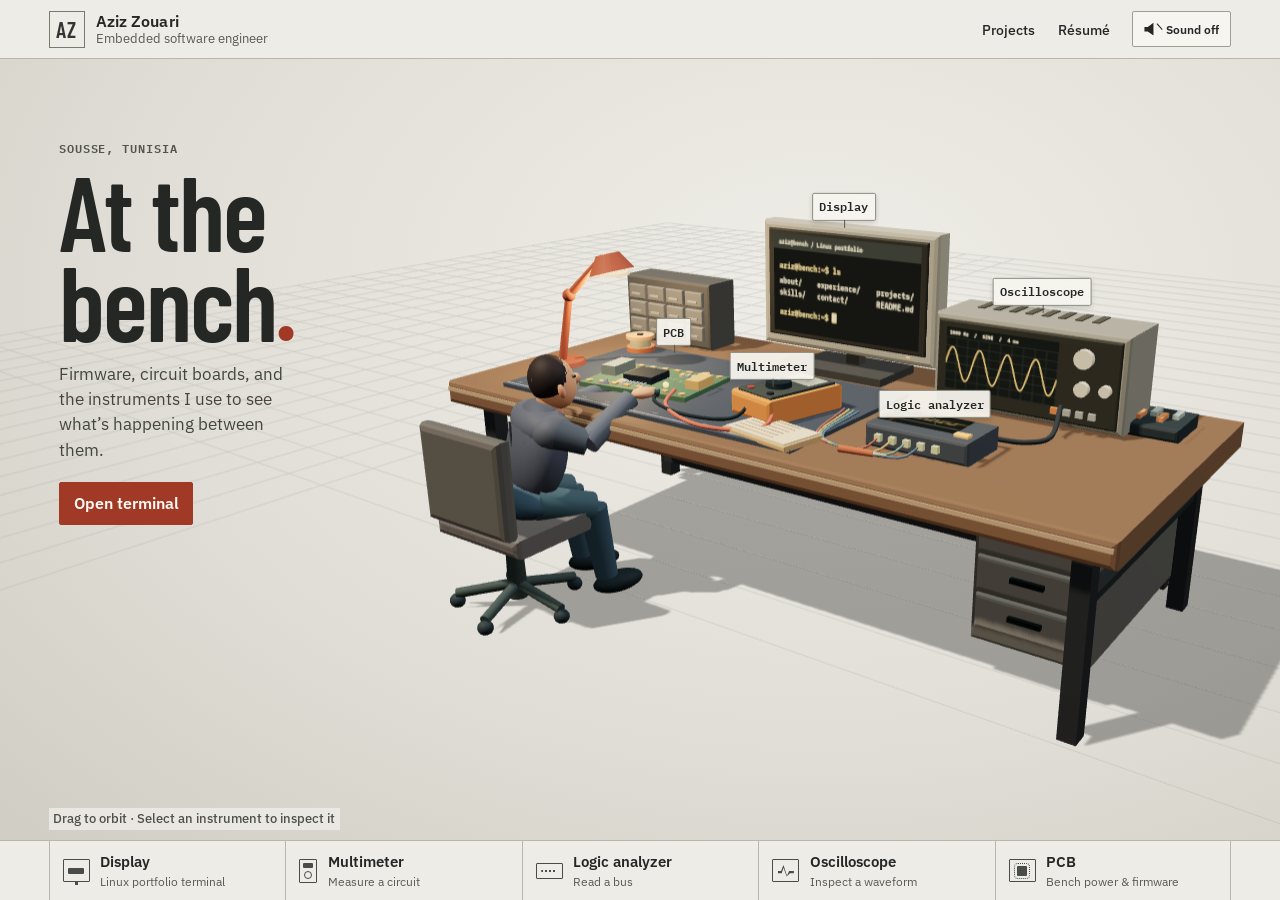
<file: index.html>
<!doctype html>
<html lang="en">
<head>
  <meta charset="utf-8">
  <meta name="viewport" content="width=device-width, initial-scale=1">
  <meta name="theme-color" content="#eeece7">
  <meta name="description" content="Explore Aziz Zouari's embedded engineering portfolio from a working 3D electronics bench.">
  <title>At the Bench | Aziz Zouari</title>
  <link rel="preload" href="fonts/barlow-condensed-600.woff2" as="font" type="font/woff2" crossorigin>
  <link rel="stylesheet" href="fonts.css">
  <link rel="stylesheet" href="bench.css?v=workshop-fit">
  <link rel="stylesheet" href="bench-terminal.css?v=workshop">
  <script src="vendor/three.min.js" defer></script>
  <script src="bench-model.js?v=workshop-fit" defer></script>
  <script src="bench-files.js" defer></script>
  <script src="bench-terminal.js?v=workshop" defer></script>
  <script src="bench-audio.js" defer></script>
  <script src="bench.js?v=workshop" defer></script>
</head>
<body>
<div class="shell">
  <header class="topbar">
    <a class="identity" href="index.html"><span class="logo" aria-hidden="true">AZ</span><div><strong>Aziz Zouari</strong><small>Embedded software engineer</small></div></a>
    <nav aria-label="Portfolio links"><a href="projects.html">Projects</a><a href="resume.html">Résumé</a><button id="sound" type="button" aria-pressed="false"><i class="speaker" aria-hidden="true"></i><span class="sound-label">Sound off</span></button></nav>
  </header>
  <main aria-label="Interactive electronics portfolio">
    <div class="workspace" id="workspace" data-station="overview">
      <section class="scene" aria-label="3D electronics workbench">
        <div id="render-area" tabindex="0" aria-label="Orbit the workbench with the arrow keys" aria-describedby="scene-help"></div>
        <div class="intro" id="intro">
          <p class="eyebrow location">Sousse, Tunisia</p>
          <h1>At the <br>bench<span>.</span></h1>
          <p>Firmware, circuit boards, and the instruments I use to see what’s happening between them.</p>
          <button class="accent" type="button" data-open="display">Open terminal</button>
        </div>
        <div class="markers" id="markers" aria-label="Equipment in the scene">
          <button type="button" data-open="display" class="marker">Display</button>
          <button type="button" data-open="meter" class="marker">Multimeter</button>
          <button type="button" data-open="logic" class="marker">Logic analyzer</button>
          <button type="button" data-open="scope" class="marker">Oscilloscope</button>
          <button type="button" data-open="board" class="marker">PCB</button>
        </div>
        <div class="station-heading" id="station-heading" hidden>
          <p class="eyebrow" id="channel"></p>
          <h2 id="station-title"></h2>
        </div>
        <section class="monitor-surface" id="monitor-surface" aria-label="Linux portfolio terminal" hidden>
          <div id="terminal-root"></div>
        </section>
        <section class="instrument-controls" id="instrument-controls" aria-labelledby="station-title" hidden>
          <div id="station-content"></div>
        </section>
        <div class="viewport-help">
          <p id="scene-help">Drag to orbit · Select an instrument to inspect it</p>
          <div class="scene-buttons">
            <button id="expand-terminal" type="button" aria-pressed="false" hidden>Expand terminal</button>
            <button id="overview" type="button" hidden>Back to bench</button>
          </div>
        </div>
        <p class="fallback" id="fallback" hidden>3D rendering is unavailable on this device. The equipment and portfolio are available below.</p>
      </section>
    </div>
    <nav class="dock" aria-label="Workbench equipment">
      <button type="button" data-open="display"><span class="equipment display" aria-hidden="true"></span><span><b>Display</b><small>Linux portfolio terminal</small></span></button>
      <button type="button" data-open="meter"><span class="equipment meter" aria-hidden="true"></span><span><b>Multimeter</b><small>Measure a circuit</small></span></button>
      <button type="button" data-open="logic"><span class="equipment logic" aria-hidden="true"></span><span><b>Logic analyzer</b><small>Read a bus</small></span></button>
      <button type="button" data-open="scope" aria-label="Oscilloscope"><span class="equipment scope" aria-hidden="true"></span><span><b><span class="long-label">Oscilloscope</span><span class="short-label">Scope</span></b><small>Inspect a waveform</small></span></button>
      <button type="button" data-open="board"><span class="equipment board" aria-hidden="true"></span><span><b>PCB</b><small>Bench power &amp; firmware</small></span></button>
    </nav>
    <p class="sr-only" id="feedback" role="status"></p>
    <audio id="bench-cue" preload="auto" src="sounds/enable.wav" hidden></audio>
    <audio id="bench-keys" preload="auto" src="sounds/key.wav" hidden></audio>
    <noscript><p class="fallback">JavaScript is required for the bench. Visit the <a href="projects.html">project index</a> or <a href="resume.html">résumé</a>.</p></noscript>
  </main>
</div>
</body>
</html>
</file>
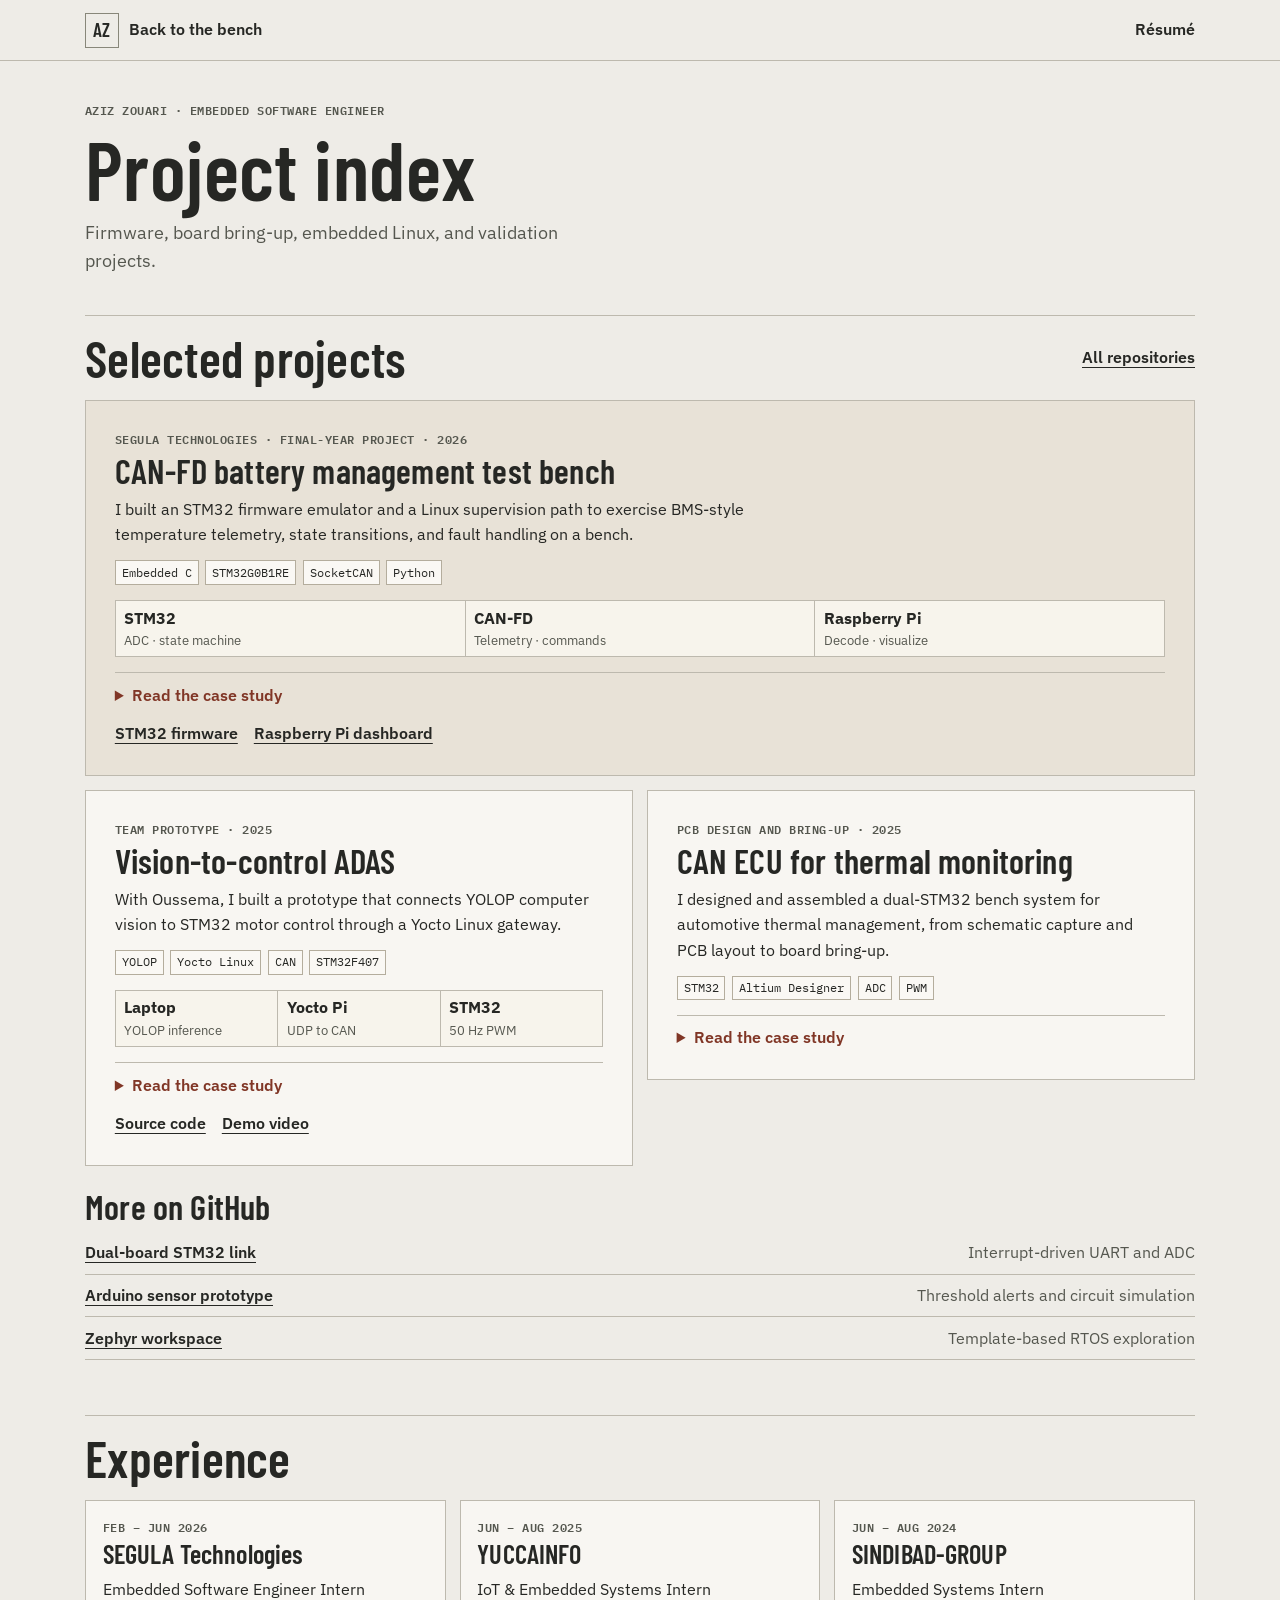
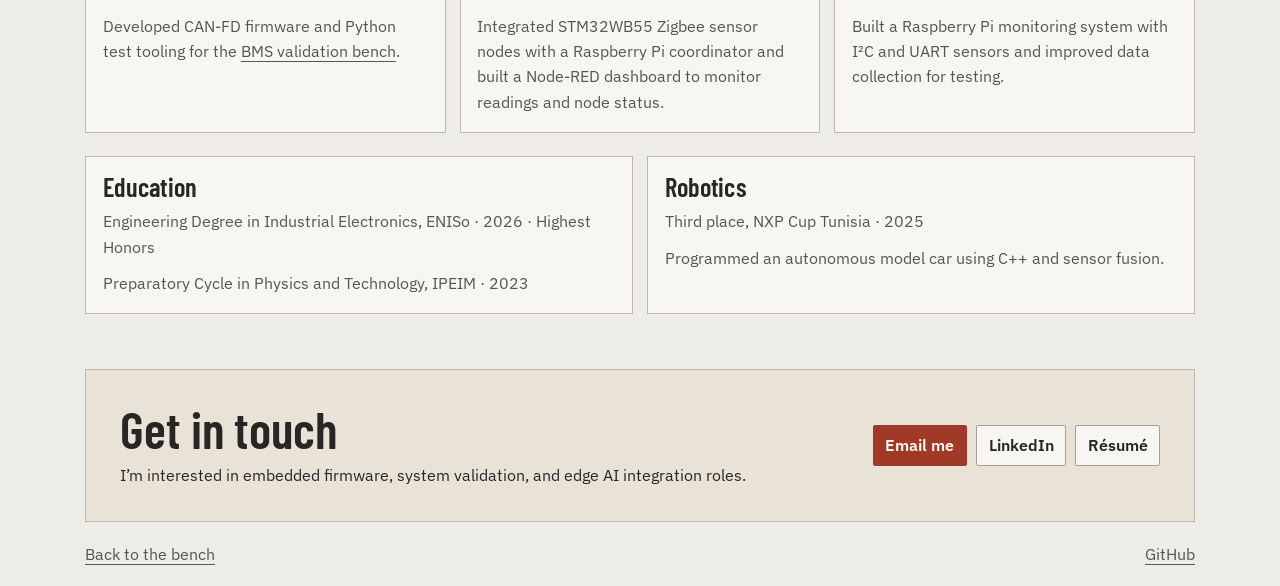
<file: projects.html>
<!doctype html>
<html lang="en">
<head>
<meta charset="utf-8">
<meta name="viewport" content="width=device-width, initial-scale=1">
<meta name="description" content="Embedded engineering projects and experience of Aziz Zouari.">
<title>Project index | Aziz Zouari</title>
<link rel="stylesheet" href="fonts.css">
<link rel="stylesheet" href="style.css?v=workshop">
</head>
<body>
<header class="top"><nav class="wrap nav" aria-label="Project navigation"><a class="brand" href="index.html"><span class="mark" aria-hidden="true">AZ</span> Back to the bench</a><a href="resume.html">Résumé</a></nav></header>
<main class="wrap">
<div class="resume"><p class="eyebrow">Aziz Zouari · Embedded software engineer</p><h1>Project index</h1><p class="lede">Firmware, board bring-up, embedded Linux, and validation projects.</p></div><section id="projects" class="section">
    <div class="sectionhead"><h2>Selected projects</h2><a class="textlink" href="https://github.com/Azizzr02?tab=repositories">All repositories</a></div>
    <div class="projects">
      <article class="project featured" style="display:block" id="bms">
        <div class="projectbody">
          <p class="eyebrow">SEGULA Technologies · Final-year project · 2026</p>
          <h3>CAN-FD battery management test bench</h3>
          <p>I built an STM32 firmware emulator and a Linux supervision path to exercise BMS-style temperature telemetry, state transitions, and fault handling on a bench.</p>
          <div class="tags"><span>Embedded C</span><span>STM32G0B1RE</span><span>SocketCAN</span><span>Python</span></div>
          <div class="flow" role="list" aria-label="Test bench architecture">
            <div role="listitem"><b>STM32</b><small>ADC · state machine</small></div>
            <div role="listitem"><b>CAN-FD</b><small>Telemetry · commands</small></div>
            <div role="listitem"><b>Raspberry Pi</b><small>Decode · visualize</small></div>
          </div>
          <details><summary>Read the case study</summary>
            <p>A timer gates the application loop at 10 Hz. The firmware filters analog readings, estimates temperature and its rate of change, and packs the health state into an eight-byte CAN-FD telemetry frame. A UART status line exposes the decoded fields and frame counters during bring-up.</p>
            <p>On the Pi, SocketCAN receives the frames and the backend decodes them using a DBC file. FastAPI serves the React dashboard and streams live updates over WebSocket. The bench also supports commands for repeatable fault-handling tests.</p>
            <p>I wrote Python and shell tooling for test execution and data capture, and documented the bench setup and validation procedures.</p>
          </details>
          <div class="repolinks"><a href="https://github.com/Azizzr02/BMS_STM32_Firmware">STM32 firmware</a><a href="https://github.com/Azizzr02/RPI-dashboard">Raspberry Pi dashboard</a></div>
        </div>
      </article>
      <article class="project adas" id="adas"><div class="projectbody">
        <p class="eyebrow">Team prototype · 2025</p>
        <h3>Vision-to-control ADAS</h3>
        <p>With Oussema, I built a prototype that connects YOLOP computer vision to STM32 motor control through a Yocto Linux gateway.</p>
        <div class="tags"><span>YOLOP</span><span>Yocto Linux</span><span>CAN</span><span>STM32F407</span></div>
        <div class="flow" role="list" aria-label="ADAS architecture"><div role="listitem"><b>Laptop</b><small>YOLOP inference</small></div><div role="listitem"><b>Yocto Pi</b><small>UDP to CAN</small></div><div role="listitem"><b>STM32</b><small>50 Hz PWM</small></div></div>
        <details><summary>Read the case study</summary><p>The laptop derives lane offset and distance from camera input and sends the results to a Raspberry Pi 4 over UDP. The Pi runs a custom Yocto image with SocketCAN and bridges the messages onto the CAN bus.</p><p>The STM32F407 generates 50 Hz PWM for the motor controller. Running perception, protocol translation, and actuation on separate devices let us validate the end-to-end path from camera input to motor response.</p></details>
        <div class="repolinks"><a href="https://github.com/Azizzr02/Adas-Project">Source code</a><a href="https://www.linkedin.com/posts/aziz-zouari_adas-autonomousvehicles-embeddedsystems-activity-7408880455871049728-kYnw">Demo video</a></div>
      </div></article>
      <article class="project thermal" id="thermal"><div class="projectbody">
        <p class="eyebrow">PCB design and bring-up · 2025</p>
        <h3>CAN ECU for thermal monitoring</h3>
        <p>I designed and assembled a dual-STM32 bench system for automotive thermal management, from schematic capture and PCB layout to board bring-up.</p>
        <div class="tags"><span>STM32</span><span>Altium Designer</span><span>ADC</span><span>PWM</span></div>
        <details><summary>Read the case study</summary><p>The firmware measures temperature through the ADC, sends CAN alerts, and drives a cooling fan with PWM. I validated the board using an oscilloscope, multimeter, and logic analyzer, and documented the architecture, schematics, and validation results.</p></details>
      </div></article>
    </div>
    <div class="more"><h3>More on GitHub</h3><ul>
      <li><a href="https://github.com/Azizzr02/Dual-Card-Data-Transmission-System-STM32-UART-">Dual-board STM32 link</a><span>Interrupt-driven UART and ADC</span></li>
      <li><a href="https://github.com/Azizzr02/Temperature-and-Gas-Detector">Arduino sensor prototype</a><span>Threshold alerts and circuit simulation</span></li>
      <li><a href="https://github.com/Azizzr02/Zephyr-Workspace">Zephyr workspace</a><span>Template-based RTOS exploration</span></li>
    </ul></div>
  </section>
  <section id="experience" class="section">
    <div class="sectionhead"><h2>Experience</h2></div>
    <div class="experience">
      <article><p class="eyebrow">Feb – Jun 2026</p><h3>SEGULA Technologies</h3><p>Embedded Software Engineer Intern</p><p>Developed CAN-FD firmware and Python test tooling for the <a href="#bms">BMS validation bench</a>.</p></article>
      <article><p class="eyebrow">Jun – Aug 2025</p><h3>YUCCAINFO</h3><p>IoT &amp; Embedded Systems Intern</p><p>Integrated STM32WB55 Zigbee sensor nodes with a Raspberry Pi coordinator and built a Node-RED dashboard to monitor readings and node status.</p></article>
      <article><p class="eyebrow">Jun – Aug 2024</p><h3>SINDIBAD-GROUP</h3><p>Embedded Systems Intern</p><p>Built a Raspberry Pi monitoring system with I²C and UART sensors and improved data collection for testing.</p></article>
    </div>
    <div class="credentials">
      <div><h3>Education</h3><p>Engineering Degree in Industrial Electronics, ENISo · 2026 · Highest Honors</p><p>Preparatory Cycle in Physics and Technology, IPEIM · 2023</p></div>
      <div><h3>Robotics</h3><p>Third place, NXP Cup Tunisia · 2025</p><p>Programmed an autonomous model car using C++ and sensor fusion.</p></div>
    </div>
  </section>
  <section id="contact" class="contact">
    <div><h2>Get in touch</h2><p>I’m interested in embedded firmware, system validation, and edge AI integration roles.</p></div>
    <div class="actions"><a class="button primary" href="mailto:Aziz.zouari@eniso.u-sousse.tn">Email me</a><a class="button" href="https://www.linkedin.com/in/aziz-zouari">LinkedIn</a><a class="button" href="resume.html">Résumé</a></div>
  </section>
</main><footer class="wrap footer"><a href="index.html">Back to the bench</a><a href="https://github.com/Azizzr02">GitHub</a></footer></body></html>
</file>
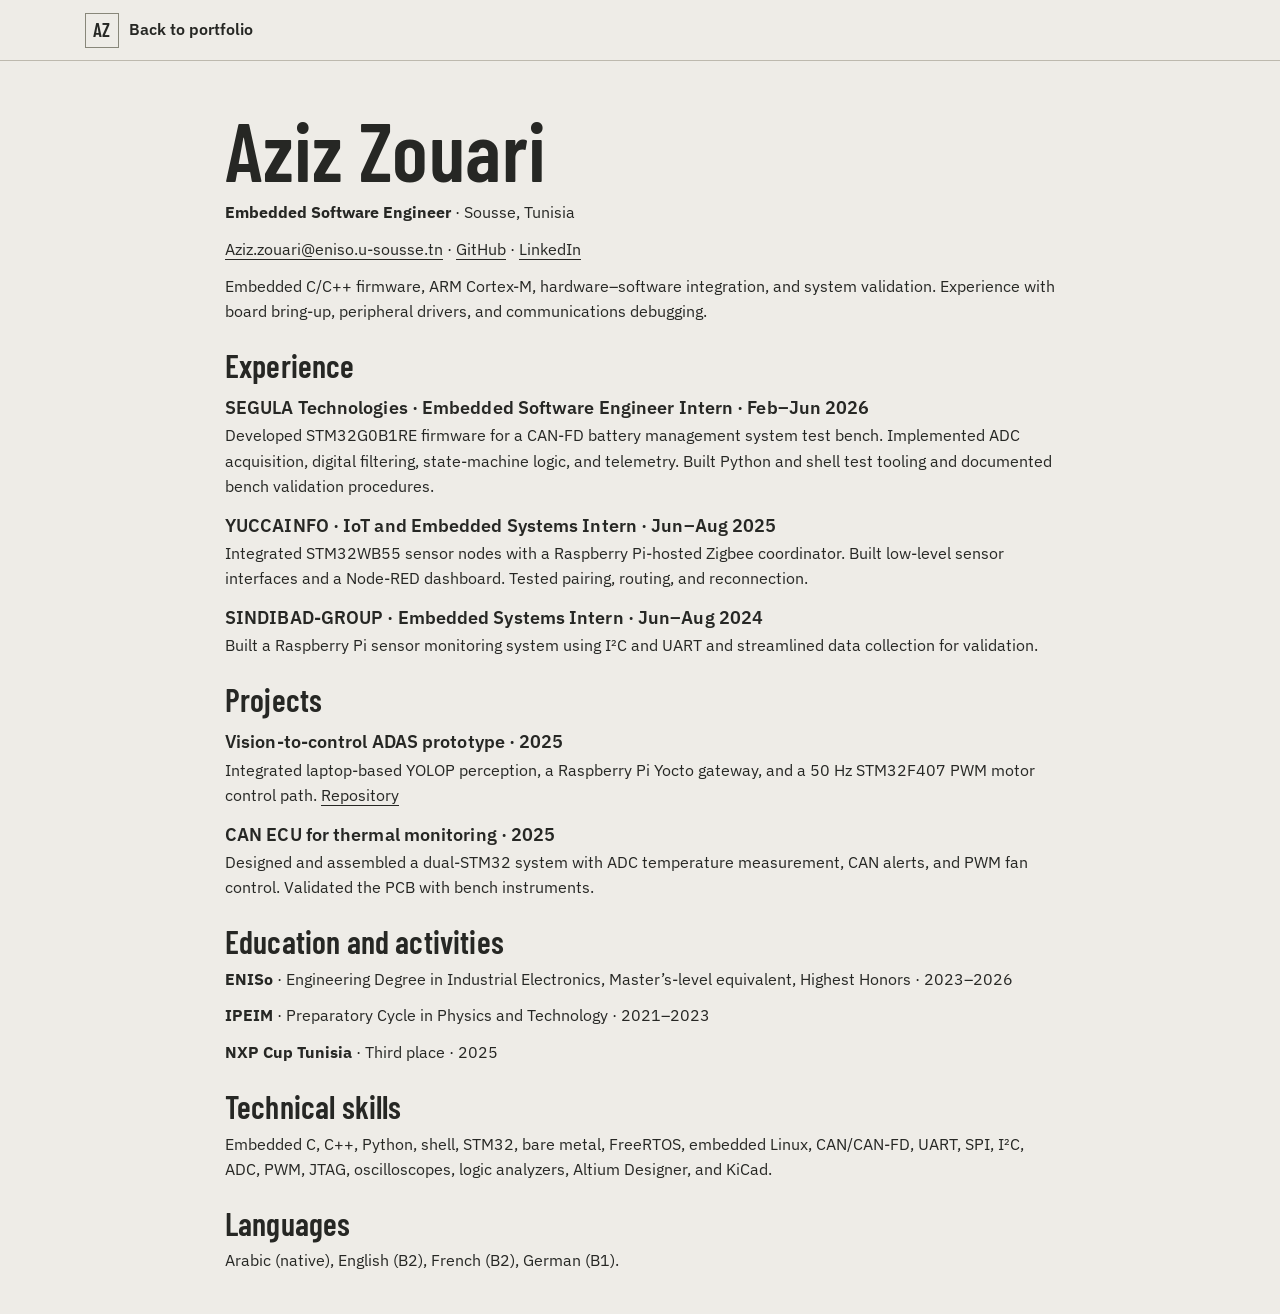
<file: resume.html>
<!doctype html>
<html lang="en">
<head>
  <meta charset="utf-8">
  <meta name="viewport" content="width=device-width, initial-scale=1">
  <meta name="description" content="Résumé for Aziz Zouari, embedded software engineer in Sousse, Tunisia.">
  <title>Résumé | Aziz Zouari</title>
  <link rel="stylesheet" href="fonts.css">
  <link rel="stylesheet" href="style.css?v=workshop">
</head>
<body>
<header class="top"><nav class="wrap nav" aria-label="Résumé navigation"><a class="brand" href="index.html"><span class="mark" aria-hidden="true">AZ</span> Back to portfolio</a></nav></header>
<main class="wrap resume">
  <h1>Aziz Zouari</h1>
  <p><strong>Embedded Software Engineer</strong> · Sousse, Tunisia</p>
  <p><a href="mailto:Aziz.zouari@eniso.u-sousse.tn">Aziz.zouari@eniso.u-sousse.tn</a> · <a href="https://github.com/Azizzr02">GitHub</a> · <a href="https://www.linkedin.com/in/aziz-zouari">LinkedIn</a></p>
  <p>Embedded C/C++ firmware, ARM Cortex-M, hardware–software integration, and system validation. Experience with board bring-up, peripheral drivers, and communications debugging.</p>
  <h2>Experience</h2>
  <h3>SEGULA Technologies · Embedded Software Engineer Intern · Feb–Jun 2026</h3>
  <p>Developed STM32G0B1RE firmware for a CAN-FD battery management system test bench. Implemented ADC acquisition, digital filtering, state-machine logic, and telemetry. Built Python and shell test tooling and documented bench validation procedures.</p>
  <h3>YUCCAINFO · IoT and Embedded Systems Intern · Jun–Aug 2025</h3>
  <p>Integrated STM32WB55 sensor nodes with a Raspberry Pi-hosted Zigbee coordinator. Built low-level sensor interfaces and a Node-RED dashboard. Tested pairing, routing, and reconnection.</p>
  <h3>SINDIBAD-GROUP · Embedded Systems Intern · Jun–Aug 2024</h3>
  <p>Built a Raspberry Pi sensor monitoring system using I²C and UART and streamlined data collection for validation.</p>
  <h2>Projects</h2>
  <h3>Vision-to-control ADAS prototype · 2025</h3>
  <p>Integrated laptop-based YOLOP perception, a Raspberry Pi Yocto gateway, and a 50 Hz STM32F407 PWM motor control path. <a href="https://github.com/Azizzr02/Adas-Project">Repository</a></p>
  <h3>CAN ECU for thermal monitoring · 2025</h3>
  <p>Designed and assembled a dual-STM32 system with ADC temperature measurement, CAN alerts, and PWM fan control. Validated the PCB with bench instruments.</p>
  <h2>Education and activities</h2>
  <p><strong>ENISo</strong> · Engineering Degree in Industrial Electronics, Master’s-level equivalent, Highest Honors · 2023–2026</p>
  <p><strong>IPEIM</strong> · Preparatory Cycle in Physics and Technology · 2021–2023</p>
  <p><strong>NXP Cup Tunisia</strong> · Third place · 2025</p>
  <h2>Technical skills</h2>
  <p>Embedded C, C++, Python, shell, STM32, bare metal, FreeRTOS, embedded Linux, CAN/CAN-FD, UART, SPI, I²C, ADC, PWM, JTAG, oscilloscopes, logic analyzers, Altium Designer, and KiCad.</p>
  <h2>Languages</h2>
  <p>Arabic (native), English (B2), French (B2), German (B1).</p>
</main>
</body>
</html>
</file>
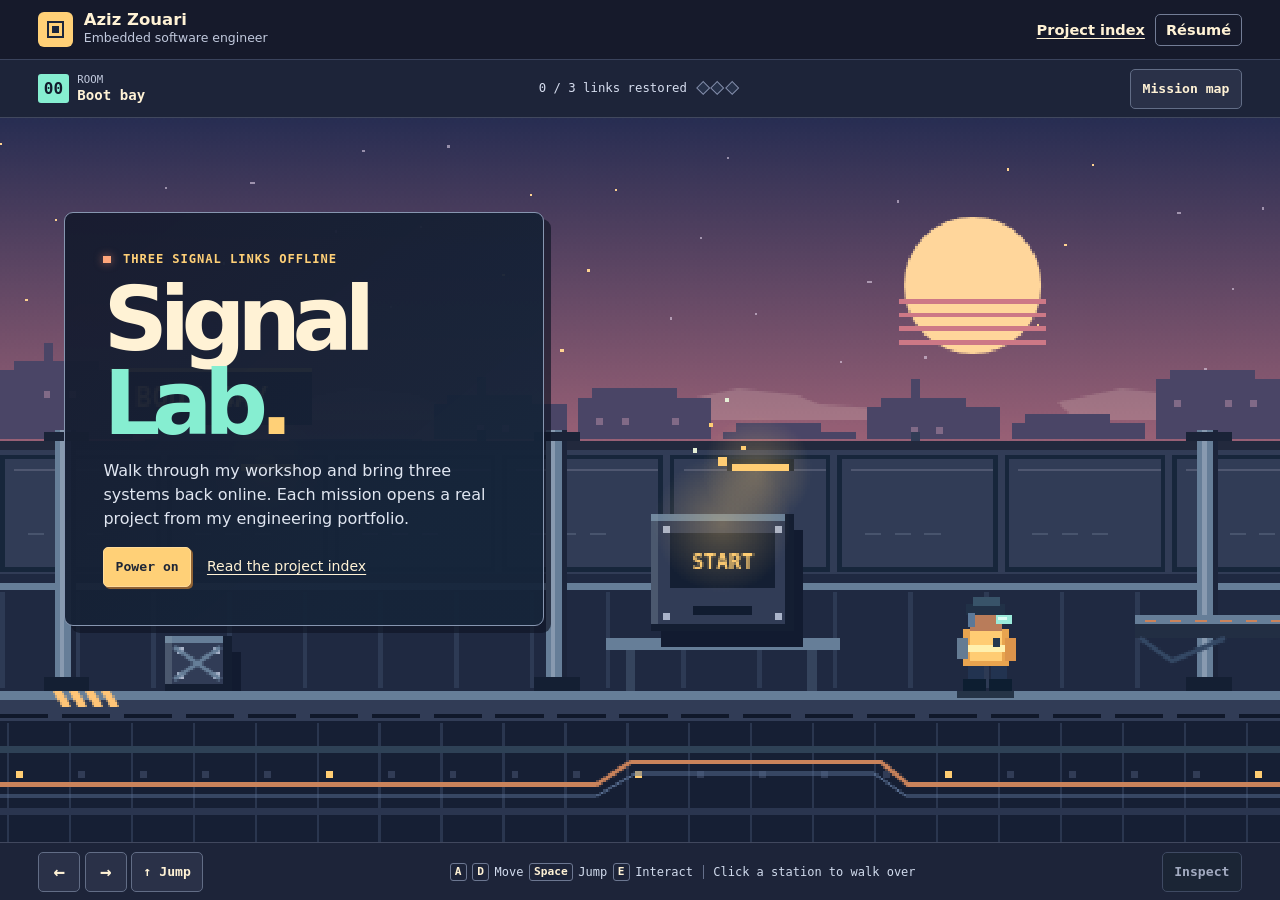
<file: signal-lab.html>
<!doctype html>
<html lang="en">
<head>
  <meta charset="utf-8">
  <meta name="viewport" content="width=device-width, initial-scale=1">
  <meta name="theme-color" content="#111424">
  <meta name="description" content="Play through Aziz Zouari's embedded engineering portfolio. Explore the lab, restore three circuits, and discover the projects and firmware behind the missions.">
  <title>Signal Lab | Aziz Zouari</title>
  <link rel="stylesheet" href="game.css?v=2">
  <script src="lab-art.js" defer></script>
  <script src="game.js?v=2" defer></script>
</head>
<body>
<div class="cabinet">
  <header class="masthead">
    <div class="identity"><span class="chip-mark" aria-hidden="true"><i></i></span><div><b>Aziz Zouari</b><small>Embedded software engineer</small></div></div>
    <nav aria-label="Portfolio links">
      <a href="projects.html">Project index</a>
      <a class="resume-link" href="resume.html">Résumé</a>
    </nav>
  </header>
  <main class="game" aria-label="Signal Lab game">
    <header class="hud">
      <div class="location"><span id="room-number">00</span><div><small>ROOM</small><b id="room-name">Boot bay</b></div></div>
      <div class="progress" aria-label="Mission progress"><span class="progress-label" id="progress-label">0 / 3 links restored</span><span class="pips" aria-hidden="true"><i></i><i></i><i></i></span></div>
      <button id="map" type="button">Mission map</button>
    </header>
    <div class="stage">
      <canvas id="world" tabindex="0" aria-label="Side-view electronics workshop" aria-describedby="controls-help objective"></canvas>
      <p class="objective" id="objective" hidden><span>OBJECTIVE</span> <b id="objective-text"></b></p>
      <div class="boost" id="boost" hidden></div>
      <button class="locator" type="button" id="nearby" hidden></button>
      <section class="launch" id="launch" aria-labelledby="title">
        <p class="kicker"><span></span> <b id="launch-state">THREE SIGNAL LINKS OFFLINE</b></p>
        <h1 id="title">Signal<span> Lab</span><i>.</i></h1>
        <p>Walk through my workshop and bring three systems back online. Each mission opens a real project from my engineering portfolio.</p>
        <div class="launch-actions"><button id="start" class="amber" type="button">Power on</button><a href="projects.html">Read the project index</a></div>
      </section>
    </div>
    <div class="control-deck">
      <div class="movement" aria-label="Movement controls">
        <button type="button" data-move="left" aria-label="Walk left">←</button>
        <button type="button" data-move="right" aria-label="Walk right">→</button>
        <button type="button" id="jump" aria-label="Jump">↑ <span>Jump</span></button>
      </div>
      <p id="controls-help"><kbd>A</kbd> <kbd>D</kbd> Move <kbd>Space</kbd> Jump <kbd>E</kbd> Interact <span class="pointer-tip">Click a station to walk over</span></p>
      <button class="inspect" type="button" id="inspect" disabled>Inspect</button>
    </div>
    <p class="visually-hidden" id="announcement" role="status"></p>
    <noscript><p>Signal Lab needs JavaScript to play. <a href="projects.html">Read the project index</a> or <a href="resume.html">open the résumé</a>.</p></noscript>
  </main>
</div>
<dialog class="terminal" id="terminal" aria-labelledby="terminal-title">
  <div class="terminal-bar"><span id="terminal-channel">WORKSHOP TERMINAL</span><button id="close" type="button" aria-label="Close terminal" autofocus>Close <kbd>Esc</kbd></button></div>
  <div class="terminal-body" id="terminal-body"></div>
</dialog>
</body>
</html>
</file>
<file: fonts.css>
@font-face {
  font-family:"Barlow Condensed";
  src:url("fonts/barlow-condensed-600.woff2") format("woff2");
  font-style:normal;
  font-weight:600;
  font-display:swap;
}
@font-face {
  font-family:"IBM Plex Sans";
  src:url("fonts/ibm-plex-sans-400-700.woff2") format("woff2");
  font-style:normal;
  font-weight:400 700;
  font-display:swap;
}
@font-face {
  font-family:"IBM Plex Mono";
  src:url("fonts/ibm-plex-mono-400.woff2") format("woff2");
  font-style:normal;
  font-weight:400;
  font-display:swap;
}
@font-face {
  font-family:"IBM Plex Mono";
  src:url("fonts/ibm-plex-mono-600.woff2") format("woff2");
  font-style:normal;
  font-weight:600;
  font-display:swap;
}
:root {
  --display:"Barlow Condensed","Arial Narrow",sans-serif;
  --sans:"IBM Plex Sans","Segoe UI",sans-serif;
  --mono:"IBM Plex Mono",Consolas,monospace;
}
</file>
<file: bench.css>
:root {
  color-scheme:light;
  --paper:#eeece7;
  --panel:#f7f5f0;
  --line:#b9b6ad;
  --ink:#252725;
  --dim:#595a54;
  --accent:#a13927;
  --accent-hover:#7b2a1d;
  --focus:#264d68;
}
* {box-sizing:border-box}
body {margin:0;background:var(--paper);color:var(--ink);font:1rem/1.5 var(--sans)}
button,a,select,input {font:inherit}
a,button {color:inherit}
a {text-underline-offset:.21em}
a:hover {color:var(--accent)}
button,select {
  background:var(--panel);color:var(--ink);border:1px solid #9e9d94;border-radius:2px;
  padding:.4rem .7rem;cursor:pointer;font-weight:600;min-height:40px;
}
button:hover,select:hover {border-color:#55554e;background:#fffdfa}
button:disabled {cursor:default;color:#666761;background:#e7e4dc}
button:focus-visible,a:focus-visible,select:focus-visible,input:focus-visible,#render-area:focus-visible {outline:2px solid var(--focus);outline-offset:3px}
button[aria-pressed=true] {background:#ded9cf;border-color:#77756d}
.accent,.accent:hover {background:var(--accent);color:#fffaf4;border-color:var(--accent)}
.accent:hover {background:var(--accent-hover)}
[hidden] {display:none!important}
.shell {width:100%;min-height:100dvh;display:grid;grid-template-rows:auto minmax(0,1fr)}
.topbar {
  display:flex;justify-content:space-between;align-items:center;gap:.7rem;padding:.67rem clamp(.8rem,3.8vw,4rem);
  background:var(--paper);border-bottom:1px solid var(--line);
}
.identity,.topbar nav {display:flex;align-items:center;gap:.7rem}
.identity {text-decoration:none}
.identity:hover {color:var(--ink)}
.identity strong,.identity small {display:block;line-height:1.2}
.identity strong {font-weight:600;letter-spacing:.005em}
.identity small {color:var(--dim);font-size:.79rem}
.logo {
  width:36px;height:37px;display:grid;place-items:center;border:1px solid #79796e;color:#343531;flex:none;
  font:600 1.4rem/.9 var(--display);letter-spacing:.055em;
}
.topbar nav {gap:clamp(.48rem,2vw,1.4rem);font-size:.89rem}
.topbar nav a {text-decoration:none;font-weight:500}
.topbar nav a:hover {text-decoration:underline}
.topbar button {
  display:flex;align-items:center;gap:.36rem;font-size:.78rem;min-height:36px;white-space:nowrap;
}
.speaker {position:relative;display:block;width:16px;height:15px;flex:none}
.speaker::before {
  content:"";position:absolute;inset:1px 5px 1px 0;background:currentColor;
  clip-path:polygon(0 32%,30% 32%,82% 1%,82% 99%,30% 68%,0 68%);
}
.speaker::after {content:"";position:absolute;left:9px;top:3px;width:7px;height:8px;border-right:1px solid currentColor;transform:rotate(-42deg)}
#sound[aria-pressed=true] .speaker::after {transform:none;border-radius:0 60% 60% 0}
main {display:grid;grid-template-rows:minmax(0,1fr) auto;min-width:0}
.workspace {display:grid;min-height:0}
.scene {
  position:relative;isolation:isolate;min-width:0;min-height:360px;overflow:hidden;
  background:radial-gradient(ellipse at 64% 29%,#efede7 0%,#e0ded6 58%,#d0cdc4 100%);
}
#render-area {position:absolute;inset:0;touch-action:none;cursor:grab}
#render-area:active {cursor:grabbing}
#render-area.over-device {cursor:pointer}
#render-area:focus-visible {outline-offset:-5px}
#render-area canvas {width:100%;height:100%;display:block}
.intro {
  position:absolute;top:clamp(2rem,9vh,7rem);left:clamp(.9rem,4.6vw,4.6rem);
  width:min(288px,calc(100% - 2rem));z-index:1;pointer-events:none;
}
.intro h1 {
  margin:.48rem 0 1rem;font:600 clamp(4.55rem,8.2vw,7.5rem)/.86 var(--display);letter-spacing:-.018em;
}
.intro h1 span {color:var(--accent)}
.intro p:not(.eyebrow) {max-width:25ch;margin:0;color:#434641;font-size:1.06rem}
.intro .accent {margin-top:1.14rem;padding:.55rem .86rem;pointer-events:auto}
.eyebrow {margin:0;color:#57594f;font:600 .76rem/1.4 var(--mono);letter-spacing:.035em}
.location {letter-spacing:.075em;text-transform:uppercase;color:#53544b}
.markers {position:absolute;inset:0;pointer-events:none;z-index:2}
.marker {
  display:none;position:absolute;transform:translate(-50%,-104%);white-space:nowrap;pointer-events:auto;
  background:#f7f5eff0;border:1px solid #8c8c81;min-height:28px;padding:.18rem .4rem;
  box-shadow:0 2px 5px #2726252a;font:600 .74rem/1.4 var(--mono);
}
.markers.ready .marker {display:block}
.marker:hover {color:var(--accent);border-color:var(--accent)}
.marker::after {content:"";position:absolute;width:1px;height:8px;background:#59574e;left:50%;top:100%}
.viewport-help {
  position:absolute;bottom:.65rem;left:clamp(.7rem,3.8vw,4rem);right:clamp(.7rem,3.8vw,4rem);
  display:flex;justify-content:space-between;align-items:end;gap:.35rem;pointer-events:none;
}
.viewport-help p {
  margin:0;padding:.12rem .28rem;max-width:54ch;background:#eeece7d9;color:#4e5049;font:500 .8rem/1.4 var(--sans);
}
.scene-buttons {display:flex;align-items:center;justify-content:end;flex-wrap:wrap;gap:.38rem;margin-left:auto}
.scene-buttons button {pointer-events:auto;font-size:.82rem;min-height:36px}
.workspace.focused .viewport-help {top:.75rem;bottom:auto;z-index:6}
.workspace.focused .viewport-help p {display:none}
.workspace[data-station="display"] #render-area {cursor:default}
.station-heading {
  position:absolute;top:.76rem;left:clamp(.65rem,3.8vw,4rem);pointer-events:none;z-index:2;
  background:linear-gradient(90deg,#f4f1eae8,#f4f1eaba 80%,#f4f1ea00);padding:.26rem .8rem .4rem .4rem;
}
.station-heading .eyebrow {color:#763b2b;font-size:.69rem}
.station-heading h2 {font:600 clamp(1.8rem,3.25vw,3.1rem)/1 var(--display);margin:.12rem 0 0;letter-spacing:.005em}
.fallback {position:absolute;left:1rem;bottom:3.4rem;max-width:34ch;color:#742a1c;margin:0}
.dock {
  display:grid;grid-template-columns:repeat(5,minmax(0,1fr));padding:0 clamp(.45rem,3.8vw,4rem);
  border-top:1px solid var(--line);background:var(--paper);
}
.dock button {
  display:flex;align-items:center;gap:.64rem;text-align:left;min-width:0;padding:.7rem .82rem;
  border:0;border-left:1px solid var(--line);border-radius:0;background:transparent;position:relative;
}
.dock button:last-child {border-right:1px solid var(--line)}
.dock button:hover {background:#f5f2ec}
.dock button[aria-pressed=true] {background:#e6ddd1}
.dock button[aria-pressed=true]::before {content:"";position:absolute;inset:0 0 auto;height:3px;background:var(--accent)}
.dock button:focus-visible {outline-offset:-4px}
.dock button b,.dock button small {display:block;line-height:1.25}
.dock button b {font-size:.96rem;font-weight:600}
.dock button small {margin-top:.15rem;font-size:.75rem;color:var(--dim);font-weight:400}
.short-label {display:none}
.equipment {
  flex:none;width:27px;height:23px;border:1px solid currentColor;position:relative;display:grid;
  place-items:center;border-radius:1px;color:#494c48;
}
.dock [aria-pressed=true] .equipment {color:#863725}
.equipment::before {content:"";width:16px;height:6px;background:currentColor;border-radius:1px}
.equipment.display::after {content:"";position:absolute;left:11px;top:100%;width:3px;height:4px;background:currentColor}
.equipment.meter {width:18px;height:24px}
.equipment.meter::before {width:10px;height:5px;align-self:start;margin-top:3px}
.equipment.meter::after {content:"";position:absolute;bottom:3px;width:6px;height:6px;border:1px solid currentColor;border-radius:50%}
.equipment.logic {height:16px}
.equipment.logic::before {width:16px;height:2px;background:repeating-linear-gradient(90deg,currentColor 0 2px,transparent 2px 4px)}
.equipment.scope::before {height:12px;clip-path:polygon(0 54%,20% 54%,35% 3%,57% 94%,70% 53%,100% 53%,100% 72%,76% 72%,55% 100%,35% 27%,24% 72%,0 72%)}
.equipment.board::before {width:10px;height:10px;outline:1px dotted currentColor;outline-offset:2px}
.instrument-controls {
  position:absolute;z-index:4;bottom:clamp(.4rem,2.1vh,1rem);left:50%;transform:translateX(-50%);
  width:min(910px,calc(100% - 1.6rem));max-height:48%;overflow:auto;overscroll-behavior:contain;
  border:1px solid #a8a397;border-radius:3px;background:#f5f2ebf5;box-shadow:0 4px 19px #25241f3d;
}
#station-content {padding:.66rem .84rem}
.instrument-row {display:flex;gap:.66rem 1.05rem;flex-wrap:wrap;align-items:end}
.instrument-row + .instrument-row {margin-top:.5rem}
.instrument-group {min-width:0}
.instrument-group > label,.instrument-group > .group-label {
  display:block;margin:0 0 .27rem;color:#4d5048;font:600 .75rem/1.25 var(--mono);
}
.mode-tabs,.instrument-actions {display:flex;gap:.35rem;flex-wrap:wrap;align-items:center}
.mode-tabs button,.instrument-actions button,.instrument-group select {min-height:36px;padding:.32rem .53rem;font-size:.87rem}
.mode-tabs button[aria-pressed=true] {background:#e8d6c7;border-color:#8b5140;color:#632c20}
.instrument-actions a {font-size:.86rem;font-weight:600}
.instrument-readout {
  min-width:6.5rem;padding:.36rem .53rem;background:#2c2c28;border:1px solid #5a5548;border-radius:2px;
}
.instrument-readout output {display:block;color:#f7d998;font:600 1.2rem/1.3 var(--mono);white-space:nowrap}
.instrument-readout small {display:block;color:#efead9;font:.63rem/1.1 var(--mono)}
.instruction {margin:.33rem 0 0;color:#454741;font-size:.89rem}
.instruction a {font-weight:600}
.frequency {flex:1;min-width:9rem;max-width:17rem}
.frequency input {width:100%;margin:.34rem 0}
.frequency label output {float:right;color:#803524}
.instrument-controls details {font-size:.86rem;margin-top:.4rem;color:#42443d}
.instrument-controls summary {cursor:pointer;color:#743425;font-weight:600}
.instrument-controls details p {margin:.36rem 0}
.preview-plot {display:none;width:100%;max-height:7rem;border:1px solid #74746a;border-radius:2px;margin:.25rem 0 .52rem}
.workspace[data-render="flat"] .preview-plot {display:block}
.workspace[data-render="flat"].focused .fallback {display:none}
input[type=range] {accent-color:var(--accent)}
.sr-only {position:absolute!important;width:1px;height:1px;padding:0;margin:-1px;overflow:hidden;clip-path:inset(50%);white-space:nowrap}
.shell:has(.workspace.focused) {height:100dvh;min-height:455px}
.workspace.focused .scene {min-height:0}
@media(min-width:1050px) {.shell {height:100dvh;min-height:540px}}
@media(max-width:950px) {
  .intro {top:2rem;left:1.4rem;width:218px}
  .intro h1 {font-size:clamp(4rem,8.9vw,5.6rem)}
  .intro p:not(.eyebrow) {font-size:.98rem;max-width:22ch}
  .dock button {gap:.39rem;padding:.62rem .41rem}
  .dock button small {display:none}
}
@media(max-width:740px) {
  .scene {min-height:515px}
  .topbar {padding:.55rem .58rem}
  .topbar nav {gap:.45rem;font-size:.79rem}
  .topbar button {padding:.33rem .35rem;min-height:34px;font-size:.71rem;gap:.22rem}
  .identity {gap:.42rem}
  .identity strong {font-size:.94rem}
  .identity small {font-size:.7rem}
  .logo {width:30px;height:31px;font-size:1.21rem}
  .intro {top:1.17rem;left:.86rem;width:calc(100% - 1.72rem)}
  .intro h1 {font-size:clamp(3.7rem,13vw,5.2rem);margin:.34rem 0 .54rem}
  .intro h1 br {display:none}
  .intro p:not(.eyebrow) {max-width:30ch}
  .intro .accent {margin-top:.6rem;min-height:35px;font-size:.9rem;padding:.31rem .55rem}
  .dock {position:sticky;bottom:0;z-index:4;padding:0 .25rem}
  .dock button {display:grid;justify-items:center;align-content:center;gap:.32rem;text-align:center;min-height:58px;padding:.29rem .07rem}
  .dock button b {font-size:.72rem}
  .long-label {display:none}
  .short-label {display:inline}
  .equipment {transform:scale(.8);margin-block:-2px}
  .marker {font-size:.66rem;min-height:25px;padding-inline:.24rem}
  .station-heading {top:.5rem;left:.36rem;max-width:62%}
  .station-heading h2 {font-size:clamp(1.42rem,5.4vw,2rem)}
  .station-heading .eyebrow {font-size:.6rem}
  .workspace.focused .viewport-help {left:.45rem;right:.45rem;top:.48rem}
  .scene-buttons button {font-size:.76rem;min-height:33px;padding:.28rem .46rem}
  .instrument-controls {width:calc(100% - .7rem);bottom:.35rem;max-height:47%}
  #station-content {padding:.52rem .55rem}
  .instrument-row {gap:.38rem .55rem}
  .instrument-group > label,.instrument-group > .group-label {font-size:.69rem}
  .instrument-readout {min-width:5.7rem}
}
@media(max-width:360px) {.logo {display:none}}
@media(max-width:390px) {.identity small {font-size:.65rem}}
</file>
<file: bench-terminal.css>
.monitor-surface {
  position:absolute;z-index:5;left:var(--screen-x,10%);top:var(--screen-y,14%);
  width:var(--screen-width,80%);height:var(--screen-height,70%);
  overflow:hidden;isolation:isolate;border-radius:2px;
  color:#eae7dd;background:#222421;box-shadow:inset 0 0 1.15rem #171814;
  opacity:0;visibility:hidden;transition:opacity .16s ease;container-type:inline-size;
}
.monitor-surface.ready,.monitor-surface.expanded {
  opacity:1;visibility:visible;
}
.monitor-surface.expanded {
  inset:3.55rem max(.5rem,calc((100% - 1180px)/2)) .75rem;width:auto;height:auto;border:1px solid #777772;
  border-radius:9px;box-shadow:0 0 0 5px #454640,0 20px 45px #1a1a17;
}
.workspace[data-render="flat"] .monitor-surface {
  inset:3.55rem max(.5rem,calc((100% - 1080px)/2)) .75rem;width:auto;height:auto;
  border:1px solid #777772;border-radius:9px;box-shadow:0 0 0 5px #454640;
}
#terminal-root {display:grid;grid-template-columns:minmax(0,1fr);grid-template-rows:auto minmax(0,1fr);height:100%;font:500 clamp(.79rem,1.2vw,.94rem)/1.45 var(--mono)}
.terminal-chrome {
  display:flex;align-items:center;justify-content:space-between;gap:.55rem;min-height:29px;
  padding:.27rem .65rem;background:#3e403a;color:#efede5;border-bottom:1px solid #77786d;
  font:730 .84em/1.4 var(--mono);
}
.terminal-chrome>span {overflow:hidden;white-space:nowrap;text-overflow:ellipsis}
.terminal-chrome #terminal-location {color:#f1d594;text-align:right}
.terminal-system {color:#cdcbbf}
.terminal-shell,.terminal-pager {
  min-height:0;min-width:0;display:grid;grid-template-columns:minmax(0,1fr);grid-template-rows:minmax(0,1fr) auto auto;
}
.terminal-pager {grid-template-rows:auto minmax(0,1fr)}
.terminal-log,.pager-content {
  min-width:0;padding:.66rem .78rem;overflow:auto;overscroll-behavior:contain;
  scrollbar-color:#828477 #292b25;scrollbar-width:thin;
}
.terminal-log:focus-visible,.pager-content:focus-visible {outline:1px solid #c6a96f;outline-offset:-2px}
.terminal-line,.terminal-command,.terminal-error,.terminal-muted,.terminal-history {margin:.23rem 0;overflow-wrap:anywhere}
.terminal-muted,.terminal-history {color:#d0cdbf}
.terminal-history {white-space:pre-wrap}
.terminal-command {color:#f0e6ca}
.terminal-command span,.terminal-form label span {color:#e6c784;font-weight:750}
.terminal-error {color:#ffbd9f}
.terminal-list {
  display:flex;gap:.25rem .85rem;flex-wrap:wrap;align-items:center;margin:.2rem 0 .46rem;
}
.terminal-list.long {display:grid;gap:.11rem}
.terminal-list.long > div {display:flex;gap:.65rem;align-items:center}
.terminal-list.long > div > span {color:#c5ba9d}
.terminal-branch {display:flex;align-items:baseline;line-height:1.38;min-height:1.24rem}
.terminal-branch span {color:#a5a793;white-space:pre}
.terminal-tree-root {color:#f1d594;font-weight:750}
.terminal-directory,.terminal-file {
  border:0;background:transparent;min-height:0;padding:0 .11rem;color:#c2d5e4;
  border-radius:2px;line-height:1.4;text-align:left;font:inherit;overflow-wrap:anywhere;
}
.terminal-directory {color:#e9cd93;font-weight:750}
.terminal-file {text-decoration:underline;text-underline-offset:.15em}
.terminal-directory:hover,.terminal-file:hover {background:#51524a;color:#fff1c2}
.terminal-help {display:grid;grid-template-columns:minmax(7.5rem,.92fr) minmax(0,1.45fr);gap:.28rem .7rem;margin:.36rem 0}
.terminal-help dt {font-weight:740;color:#eed5a2}
.terminal-help dd {margin:0;color:#dfddd0}
.terminal-shortcuts {
  display:flex;align-items:center;gap:.24rem;overflow-x:auto;scrollbar-width:thin;
  padding:.24rem .55rem;background:#343631;border-top:1px solid #5d6052;
}
.terminal-shortcuts button,.terminal-form button,.pager-bar button {
  min-height:26px;padding:.17rem .4rem;background:#41433b;color:#ede8db;border:1px solid #747668;
  border-radius:4px;font:650 .83em/1.25 var(--mono);white-space:nowrap;
}
.terminal-shortcuts button:hover,.terminal-form button:hover,.pager-bar button:hover {background:#505147;border-color:#b8ad8e}
.terminal-form {
  display:flex;align-items:center;gap:.38rem;padding:.26rem .55rem;min-height:36px;
  border-top:1px solid #767664;background:#2d2f28;
}
.terminal-form label {font:650 .86em/1.22 var(--mono);color:#efe2c6;white-space:nowrap;max-width:45%;overflow:hidden;text-overflow:ellipsis}
.terminal-form label b {font-weight:700;margin:0 .23rem;color:#e9d2a3}
.terminal-form input {
  flex:1;width:0;min-width:0;padding:.11rem 0;color:#fbf5e1;background:transparent;border:0;outline:0!important;
  caret-color:#f4cc81;font:650 1em var(--mono);
}
.terminal-form:focus-within {box-shadow:inset 0 -2px #caa459}
.terminal-form input::placeholder {color:#c7c4b3;opacity:.95;font-weight:500}
.pager-bar {
  display:flex;align-items:center;justify-content:space-between;gap:.55rem;padding:.31rem .56rem;
  background:#36382f;border-bottom:1px solid #666a58;color:#e9d5ab;
}
.pager-bar>span {min-width:0;overflow:hidden;text-overflow:ellipsis;white-space:nowrap;font-size:.88em}
.pager-bar button span {display:inline-block;margin-left:.24rem;padding:0 .18rem;border:1px solid #8c8979;border-radius:2px;color:#f3dba6}
.terminal-document {
  display:block;max-width:73ch;padding:.2rem 0 .45rem;overflow-wrap:anywhere;color:#e9e6db;
  font:400 1.06em/1.52 var(--sans);
}
.terminal-log .terminal-document {margin:.36rem 0 .7rem;padding:.42rem .58rem;border-left:2px solid #b89e6d;background:#30322a}
.terminal-document h2 {margin:0 0 .18rem;font:600 clamp(1.42rem,3.1vw,2.38rem)/1.08 var(--display);color:#fff2da;letter-spacing:.01em}
.terminal-document h3 {margin:.78rem 0 .22rem;color:#e7c890;font-weight:600;font-size:1.02em}
.terminal-document p {margin:.32rem 0}
.terminal-document .terminal-file-meta {color:#c7c3b4;font:400 .79em/1.4 var(--mono);margin:0 0 .58rem}
.terminal-diagram {
  box-sizing:border-box;max-width:100%;margin:.5rem 0;padding:.42rem .5rem;overflow:auto;
  border:1px solid #707164;border-radius:4px;background:#262820;color:#e8d5a9;font:.89em/1.42 var(--mono);
}
.terminal-links {display:flex;flex-wrap:wrap;gap:.38rem .85rem;margin-top:.78rem}
.terminal-links a,.terminal-line a {color:#c9d8e2;font-weight:700}
@container (max-width:440px) {
  .terminal-system {display:none}
  .terminal-form label span {display:none}
  .terminal-chrome {min-height:22px;padding:.13rem .42rem}
  .terminal-shortcuts {padding:.17rem .37rem}
  .terminal-shortcuts button,.terminal-form button,.pager-bar button {min-height:24px;padding:.13rem .31rem}
  .terminal-form {min-height:31px;padding:.15rem .4rem}
  .terminal-log,.pager-content {padding:.36rem .46rem}
  .pager-bar {padding:.2rem .38rem}
  .terminal-branch {line-height:1.34}
  .terminal-help {gap:.28rem .45rem}
  .terminal-shortcuts {scrollbar-width:none}
}
@container (max-width:355px) {.terminal-shortcuts [data-command="help"] {display:none}}
@media(max-width:740px) {
  .terminal-form input {font-size:16px}
  .monitor-surface.expanded,.workspace[data-render="flat"] .monitor-surface {inset:3.15rem .52rem .5rem}
}
@media(prefers-reduced-motion:reduce) {.monitor-surface {transition:none}}
</file>
<file: style.css>
:root {
  color-scheme:light;
  --ink:#262724;--muted:#55574f;--paper:#eeece7;--white:#f8f6f2;--line:#bdb9ae;--wash:#e8e2d7;--accent:#a13927;
}
* {box-sizing:border-box}
html {scroll-behavior:smooth}
body {margin:0;background:var(--paper);color:var(--ink);font:1rem/1.58 var(--sans)}
a {color:inherit;text-underline-offset:.22em}
a:hover {color:var(--accent)}
:focus-visible {outline:2px solid #264d68;outline-offset:4px}
h1,h2,h3,p {margin:0}
h1,h2,h3 {font-family:var(--display);font-weight:600;line-height:1.02;letter-spacing:.005em}
p+p {margin-top:.72rem}
.wrap {width:min(1110px,calc(100% - 56px));margin-inline:auto}
.top {border-bottom:1px solid var(--line)}
.nav,.actions,.sectionhead,.footer {display:flex;align-items:center;gap:1.1rem}
.nav {min-height:60px;justify-content:space-between}
.nav a,.button {text-decoration:none;font-weight:600}
.nav a:hover,.button:hover {text-decoration:underline}
.brand {display:flex;align-items:center;gap:.64rem;white-space:nowrap}
.mark {display:grid;place-items:center;width:34px;height:35px;border:1px solid #88877a;font:600 1.22rem/1 var(--display);letter-spacing:.04em}
.eyebrow {font:600 .78rem/1.5 var(--mono);letter-spacing:.04em;text-transform:uppercase;color:var(--muted)}
h1 {font-size:clamp(3.45rem,8.4vw,6.15rem);margin:.39rem 0 .56rem}
h2 {font-size:clamp(2.05rem,4.2vw,3.2rem)}
h3 {font-size:clamp(1.55rem,3.2vw,2.16rem)}
.lede {max-width:47ch;font-size:1.1rem;color:var(--muted)}
.actions {margin-top:1.2rem;gap:.58rem;flex-wrap:wrap}
.button {border:1px solid #a49f91;border-radius:2px;padding:.43rem .72rem;display:inline-block;background:var(--white)}
.primary,.primary:hover {background:var(--accent);color:#fffaf4;border-color:var(--accent)}
.section {padding:0 0 3.4rem;scroll-margin-top:1.25rem}
.sectionhead {justify-content:space-between;border-top:1px solid var(--line);padding:1rem 0;flex-wrap:wrap}
.textlink {font-weight:600}
.projects {display:grid;grid-template-columns:1fr 1fr;gap:.85rem;align-items:start}
.project,.experience article,.credentials>div {border:1px solid var(--line);background:var(--white)}
.featured {grid-column:1/-1;background:var(--wash)}
.projectbody {padding:clamp(1rem,2.8vw,1.8rem)}
.project h3,.experience h3 {margin:.3rem 0 .55rem}
.projectbody>p:not(.eyebrow) {max-width:67ch}
.tags,.repolinks {display:flex;flex-wrap:wrap;gap:.42rem;margin-top:.8rem}
.tags span {font:400 .75rem/1.5 var(--mono);border:1px solid #b4ad9d;padding:.13rem .37rem;background:#faf8f4}
.repolinks {gap:.48rem 1rem;font-weight:600}
.flow {display:grid;grid-template-columns:repeat(3,minmax(0,1fr));margin:.98rem 0;gap:1px;background:var(--line);border:1px solid var(--line)}
.flow div {display:grid;align-content:start;background:#f7f4ec;padding:.39rem .54rem;line-height:1.35}
.flow small {color:var(--muted);margin-top:.14rem}
details {margin-top:.92rem;padding-top:.61rem;border-top:1px solid var(--line)}
summary {cursor:pointer;font-weight:600;color:#803626}
details p {margin-top:.59rem;color:var(--muted)}
.more,.credentials {margin-top:1.45rem}
.more ul {list-style:none;padding:0;margin:.45rem 0 0}
.more li {display:flex;justify-content:space-between;gap:.38rem .88rem;flex-wrap:wrap;padding:.52rem 0;border-bottom:1px solid var(--line)}
.more a {font-weight:600}
.more span,.experience p:last-child,.credentials p {color:var(--muted)}
.experience {display:grid;grid-template-columns:repeat(3,1fr);gap:.85rem}
.experience article,.credentials>div {padding:1.05rem}
.experience h3,.credentials h3 {font-size:1.65rem}
.credentials {display:grid;grid-template-columns:1fr 1fr;gap:.85rem}
.credentials h3 {margin-bottom:.55rem}
.contact {border:1px solid var(--line);background:var(--wash);padding:clamp(1.05rem,3.4vw,2.1rem);display:flex;gap:.86rem 1.65rem;align-items:center;justify-content:space-between;flex-wrap:wrap}
.contact p {margin-top:.43rem}
.contact .actions {margin:0}
.footer {padding:1.2rem 0;justify-content:space-between;color:var(--muted)}
.resume {max-width:830px;padding:2.5rem 0}
.resume h1 {font-size:clamp(3.3rem,6.7vw,5.15rem)}
.resume h2 {font-size:2rem;margin:1.55rem 0 .55rem}
.resume h3 {font:600 1.15rem/1.25 var(--sans);margin:.9rem 0 .27rem}
@media(max-width:850px) {.experience {grid-template-columns:1fr}}
@media(max-width:680px) {
  .wrap {width:calc(100% - 34px)}
  .projects,.credentials {grid-template-columns:1fr}
  .nav .brand {font-size:.91rem}
  .section {padding-bottom:2.5rem}
}
@media(prefers-reduced-motion:reduce) {html {scroll-behavior:auto}}
@media print {
  body {background:white;color:black;font-size:10pt}
  .top,.footer {display:none}
  .resume {width:100%;padding:0}
  .resume h1 {font-size:26pt;margin:0}
  .resume h2 {font-size:15pt;margin-top:.9rem}
  .resume h3 {font-size:11pt}
  a {text-decoration:none}
  .resume h2,.resume h3 {break-after:avoid}
}
</file>
<file: game.css>
:root {
  color-scheme:dark;
  --night:#101322;
  --panel:#1b2134;
  --edge:#41485e;
  --text:#fff2d5;
  --muted:#c1c9dd;
  --amber:#ffd077;
  --mint:#86eed1;
  --mono:"Cascadia Mono",Consolas,monospace;
}
* {box-sizing:border-box}
body {margin:0;background:var(--night);color:var(--text);font:1rem/1.5 system-ui,sans-serif}
button,a {color:inherit}
a {text-underline-offset:.22em}
a:hover {color:var(--amber)}
button {
  appearance:none;min-height:40px;padding:.38rem .7rem;border:1px solid #626d86;border-radius:5px;
  background:#2a3148;color:var(--text);font:700 .82rem var(--mono);cursor:pointer;
}
button:hover:not(:disabled) {background:#394460;border-color:#b3bed6}
button:active:not(:disabled) {transform:translateY(1px)}
button:disabled {color:#a3abc1;cursor:default;background:#1b2535;border-color:#3f4a63}
button:focus-visible,a:focus-visible,canvas:focus-visible,input:focus-visible {outline:3px solid var(--mint);outline-offset:3px}
[hidden] {display:none!important}
.cabinet {min-height:100dvh;display:grid;grid-template-rows:auto minmax(0,1fr)}
.masthead {
  display:flex;justify-content:space-between;align-items:center;gap:.65rem;padding:.7rem clamp(.7rem,3vw,2.5rem);
  background:#161a2b;border-bottom:1px solid #3a435c;
}
.identity,.masthead nav {display:flex;align-items:center;gap:.65rem}
.identity b,.identity small {display:block}
.identity b {font-size:1.03rem;line-height:1.1}
.identity small {color:var(--muted);font-size:.78rem}
.chip-mark {display:grid;place-items:center;background:var(--amber);width:35px;height:35px;border-radius:6px;color:#1b263c}
.chip-mark i {width:17px;height:17px;border:2px solid currentColor;position:relative}
.chip-mark i::after {content:"";position:absolute;inset:3px;background:currentColor}
.masthead a {font-weight:650;font-size:.91rem}
.resume-link {border:1px solid #737d96;padding:.26rem .6rem;border-radius:5px;text-decoration:none}
.game {display:grid;grid-template-rows:auto minmax(260px,1fr) auto;min-width:0;min-height:0}
.hud,.control-deck {
  display:flex;justify-content:space-between;align-items:center;gap:.8rem;padding:.52rem clamp(.65rem,3vw,2.5rem);
  background:#1d2439;font-family:var(--mono);border-bottom:1px solid var(--edge);
}
.location {display:flex;align-items:center;gap:.55rem;white-space:nowrap}
.location>span {color:#121b2c;background:var(--mint);font-weight:850;padding:.16rem .34rem;border-radius:3px}
.location small,.location b {display:block;line-height:1.15}
.location small {color:var(--muted);font-size:.67rem}
.location b {font-size:.88rem}
.progress {display:flex;align-items:center;gap:.7rem;color:#d7def0;font-size:.77rem;text-align:center}
.pips {display:flex;gap:.24rem}
.pips i {width:.65rem;height:.65rem;border:1px solid #828ca9;background:#263149;transform:rotate(45deg)}
.pips i.online {background:var(--mint);border-color:var(--mint)}
.stage {
  min-height:0;position:relative;isolation:isolate;overflow:hidden;
  background:#25263f;
}
canvas {width:100%;height:100%;position:absolute;inset:0;display:block;image-rendering:pixelated;touch-action:manipulation}
canvas:focus-visible {outline-offset:-5px}
.launch {
  position:absolute;z-index:2;left:clamp(1rem,5vw,5.8rem);top:13%;width:min(480px,calc(100% - 2rem));
  padding:clamp(1rem,3.2vw,2.4rem);border:1px solid #8796b0;border-radius:9px;
  background:linear-gradient(140deg,#171b2ef5,#152439f2 76%);box-shadow:7px 7px 0 #101626ad;
}
.launch h1 {font-size:clamp(3.2rem,7vw,6.6rem);line-height:.94;letter-spacing:-.095em;margin:.54rem 0 .83rem}
.launch h1 span {color:var(--mint)}
.launch h1 i {font-style:normal;color:var(--amber)}
.kicker {color:var(--amber);font:750 .76rem/1.4 var(--mono);letter-spacing:.075em;margin:0}
.kicker span {display:inline-block;margin-right:.25rem;width:.46rem;height:.46rem;background:#ffa67b;box-shadow:0 0 8px #ff947197}
.launch>p:not(.kicker) {max-width:38ch;margin:0;color:#e0e6f1}
.launch-actions {display:flex;align-items:center;gap:.68rem 1rem;flex-wrap:wrap;margin-top:1rem}
.launch-actions a {font-size:.88rem}
.amber,button.amber:hover:not(:disabled) {background:var(--amber);color:#1f2636;border-color:#ffdb99;box-shadow:2px 2px 0 #8f6234}
.control-deck {border-top:1px solid var(--edge);border-bottom:0}
.movement {display:flex;gap:.28rem;touch-action:none}
.movement button {min-width:42px;touch-action:none}
.movement [data-move] {font-size:1.2rem}
#controls-help {display:flex;align-items:center;gap:.34rem;flex-wrap:wrap;font:500 .75rem var(--mono);color:#d1dbed;margin:0}
.pointer-tip {border-left:1px solid #65708b;margin-left:.3rem;padding-left:.57rem}
kbd {border:1px solid #6c7791;border-radius:3px;padding:.09rem .26rem;color:var(--text);font:700 .7rem var(--mono)}
.inspect {white-space:nowrap}
.inspect:not(:disabled) {background:var(--mint);color:#14242e;border-color:#bfffed}
.inspect:hover:not(:disabled) {background:#b3f9e4;border-color:#e0fff6}
.locator {
  position:absolute;z-index:1;transform:translate(-50%,-110%);padding:.26rem .46rem;min-height:32px;
  background:#172238;color:#ffe6a9;border-color:#ffe091;white-space:nowrap;
}
.locator::after {content:"";position:absolute;width:1px;height:12px;background:#ffe091;left:50%;top:100%}
.objective {
  position:absolute;top:.75rem;left:clamp(.5rem,3vw,2.5rem);max-width:calc(100% - 1rem);
  display:flex;align-items:baseline;gap:.55rem;margin:0;padding:.4rem .6rem;
  color:#fff5de;background:#172238ed;border:1px solid #6b7794;border-radius:5px;font:600 .79rem/1.4 var(--mono);
  pointer-events:none;
}
.objective span {font-size:.68rem;color:var(--mint)}
.boost {
  position:absolute;right:1rem;bottom:.75rem;color:#183036;background:var(--mint);border-radius:4px;padding:.38rem .6rem;
  font:750 .79rem var(--mono);box-shadow:2px 3px #122136;pointer-events:none;
}
.visually-hidden {position:absolute!important;width:1px;height:1px;padding:0;margin:-1px;overflow:hidden;clip-path:inset(50%);white-space:nowrap}
.terminal {
  width:min(680px,calc(100% - 1.5rem));max-height:85dvh;padding:0;color:#fff5dc;background:#1b2539;
  border:1px solid #838fab;border-radius:9px;box-shadow:6px 7px 0 #0b1222b5,0 22px 76px #07080b;
}
.terminal::backdrop {background:#080e1bd1;backdrop-filter:blur(3px)}
.terminal-bar {
  position:sticky;top:0;z-index:1;display:flex;justify-content:space-between;align-items:center;gap:.65rem;
  padding:.55rem .85rem;background:#2a344f;border-bottom:1px solid #535f7b;font:750 .75rem var(--mono);color:var(--mint);
}
.terminal-body {padding:clamp(.86rem,3vw,1.8rem)}
.terminal h2 {font-size:clamp(1.68rem,5vw,2.55rem);line-height:1;letter-spacing:-.035em;margin:0 0 .65rem}
.terminal p {margin:.52rem 0;color:#dbe4f1}
.terminal a {font-weight:700}
.episode-links {display:flex;flex-wrap:wrap;gap:.48rem 1rem;margin-top:.85rem}
.mission {margin-top:1rem;padding:.8rem;background:#121e31;border:1px solid #4b627f;border-radius:6px}
.mission h3 {margin:0;color:#f8e5b6;font-size:1.08rem}
.mission .feedback {font-weight:700;color:var(--amber)}
.mission .feedback.success {color:var(--mint)}
.choices {display:flex;gap:.33rem;flex-wrap:wrap;margin-top:.65rem}
.choices button:disabled {color:#b6f6e5}
.commitment {font:700 .86rem var(--mono);color:var(--mint);margin:.6rem 0}
.mission input {width:100%;accent-color:var(--mint)}
.mission label {font-weight:650}
.map-list {display:grid;gap:.4rem;padding:0;list-style:none}
.map-list button {width:100%;display:flex;align-items:center;justify-content:space-between;gap:.5rem;text-align:left;min-height:44px}
.map-list small {color:var(--mint)}
.noscript {padding:.6rem}
@media(max-width:690px) {
  .masthead {padding:.56rem .65rem}
  .identity small {font-size:.68rem}
  .identity b {font-size:.93rem}
  .chip-mark {width:28px;height:28px}
  .masthead a {font-size:.77rem}
  .masthead nav {gap:.4rem}
  .hud,.control-deck {gap:.3rem;padding:.47rem .48rem}
  .progress {font-size:.7rem;gap:.35rem;flex-direction:column}
  .pips i {width:.45rem;height:.45rem}
  #controls-help {position:absolute;clip-path:inset(50%);width:1px;height:1px;overflow:hidden}
  .launch {top:6%;padding:1rem}
  .launch h1 {font-size:clamp(2.9rem,12vw,4.4rem)}
  .launch>p:not(.kicker) {font-size:.91rem}
}
@media(max-width:370px) {.masthead .chip-mark {display:none}.location b {font-size:.76rem}}
@media(max-width:350px) {.movement #jump span {display:none}.inspect {padding-inline:.45rem}}
@media(max-height:535px) {.launch {top:5%;padding:.75rem;max-width:415px}.launch h1 {font-size:2.8rem;margin:.28rem 0}.launch-actions {margin-top:.4rem}}
</file>
